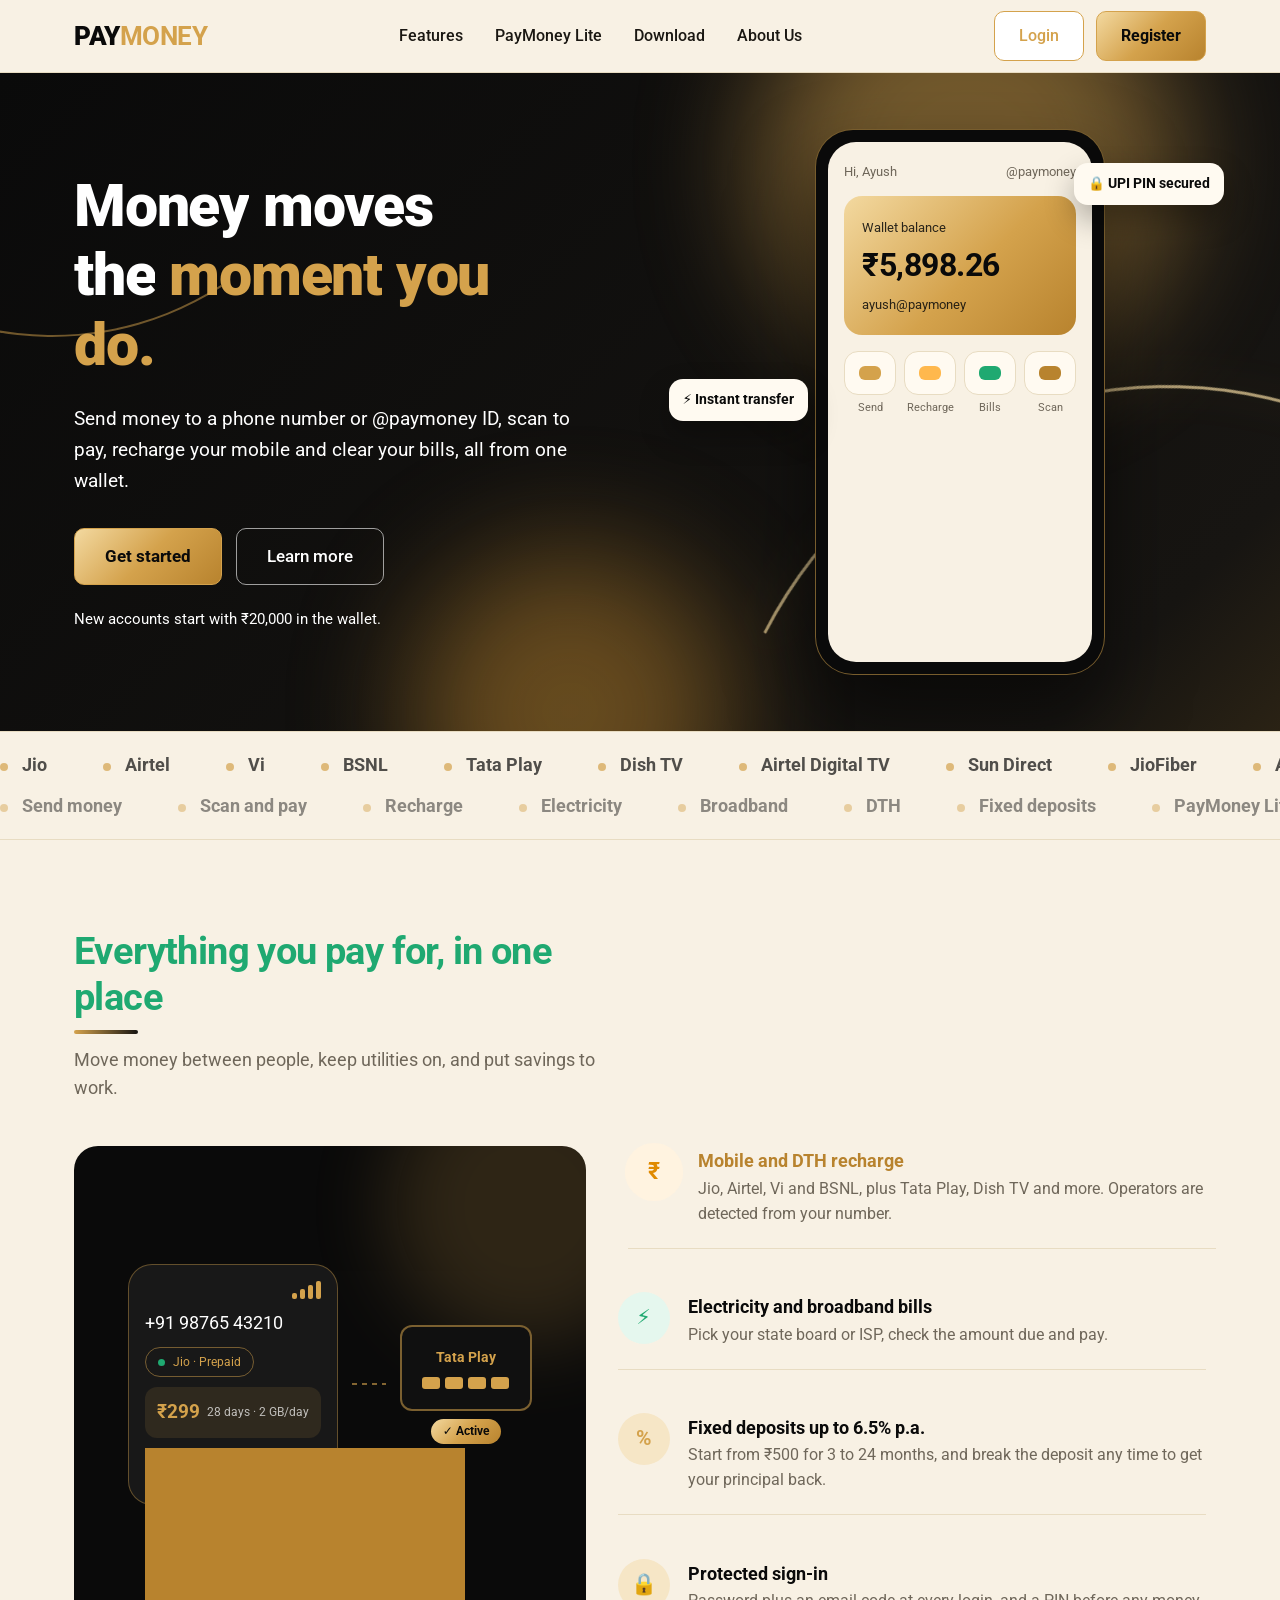
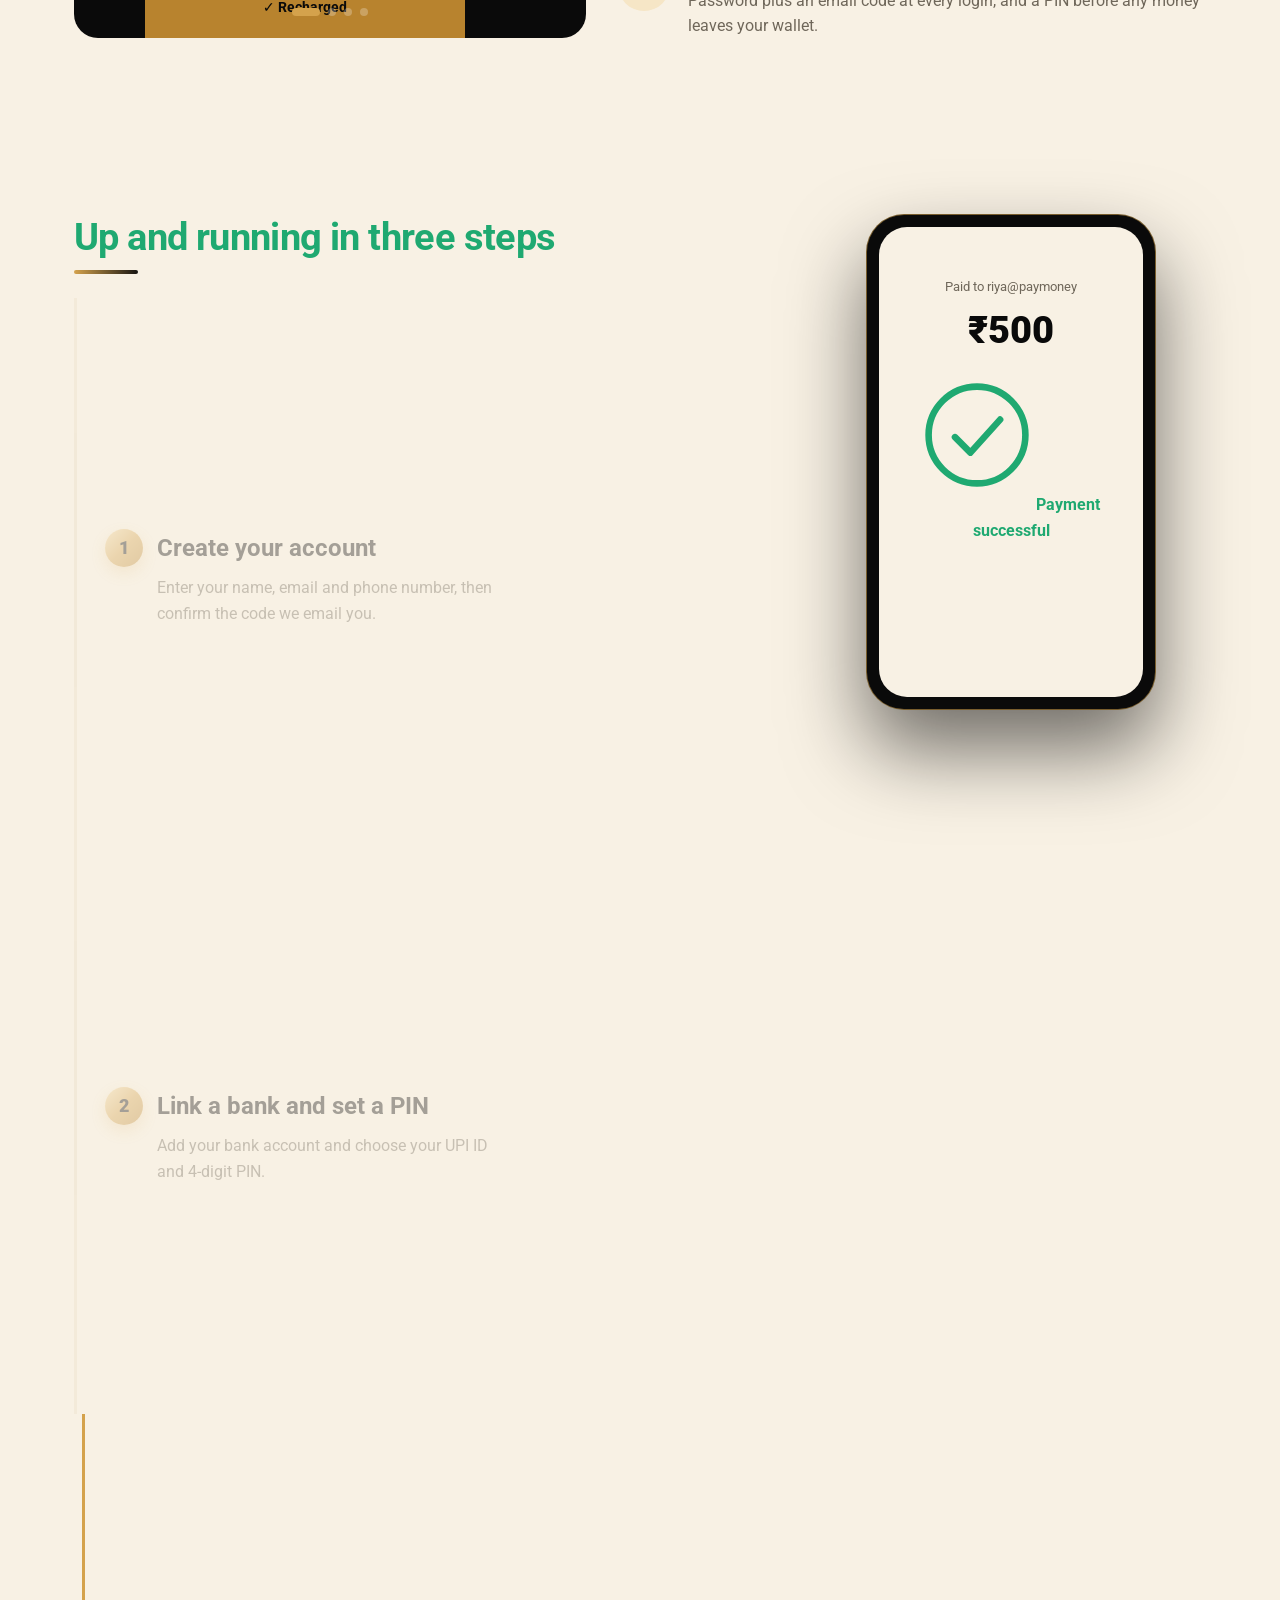
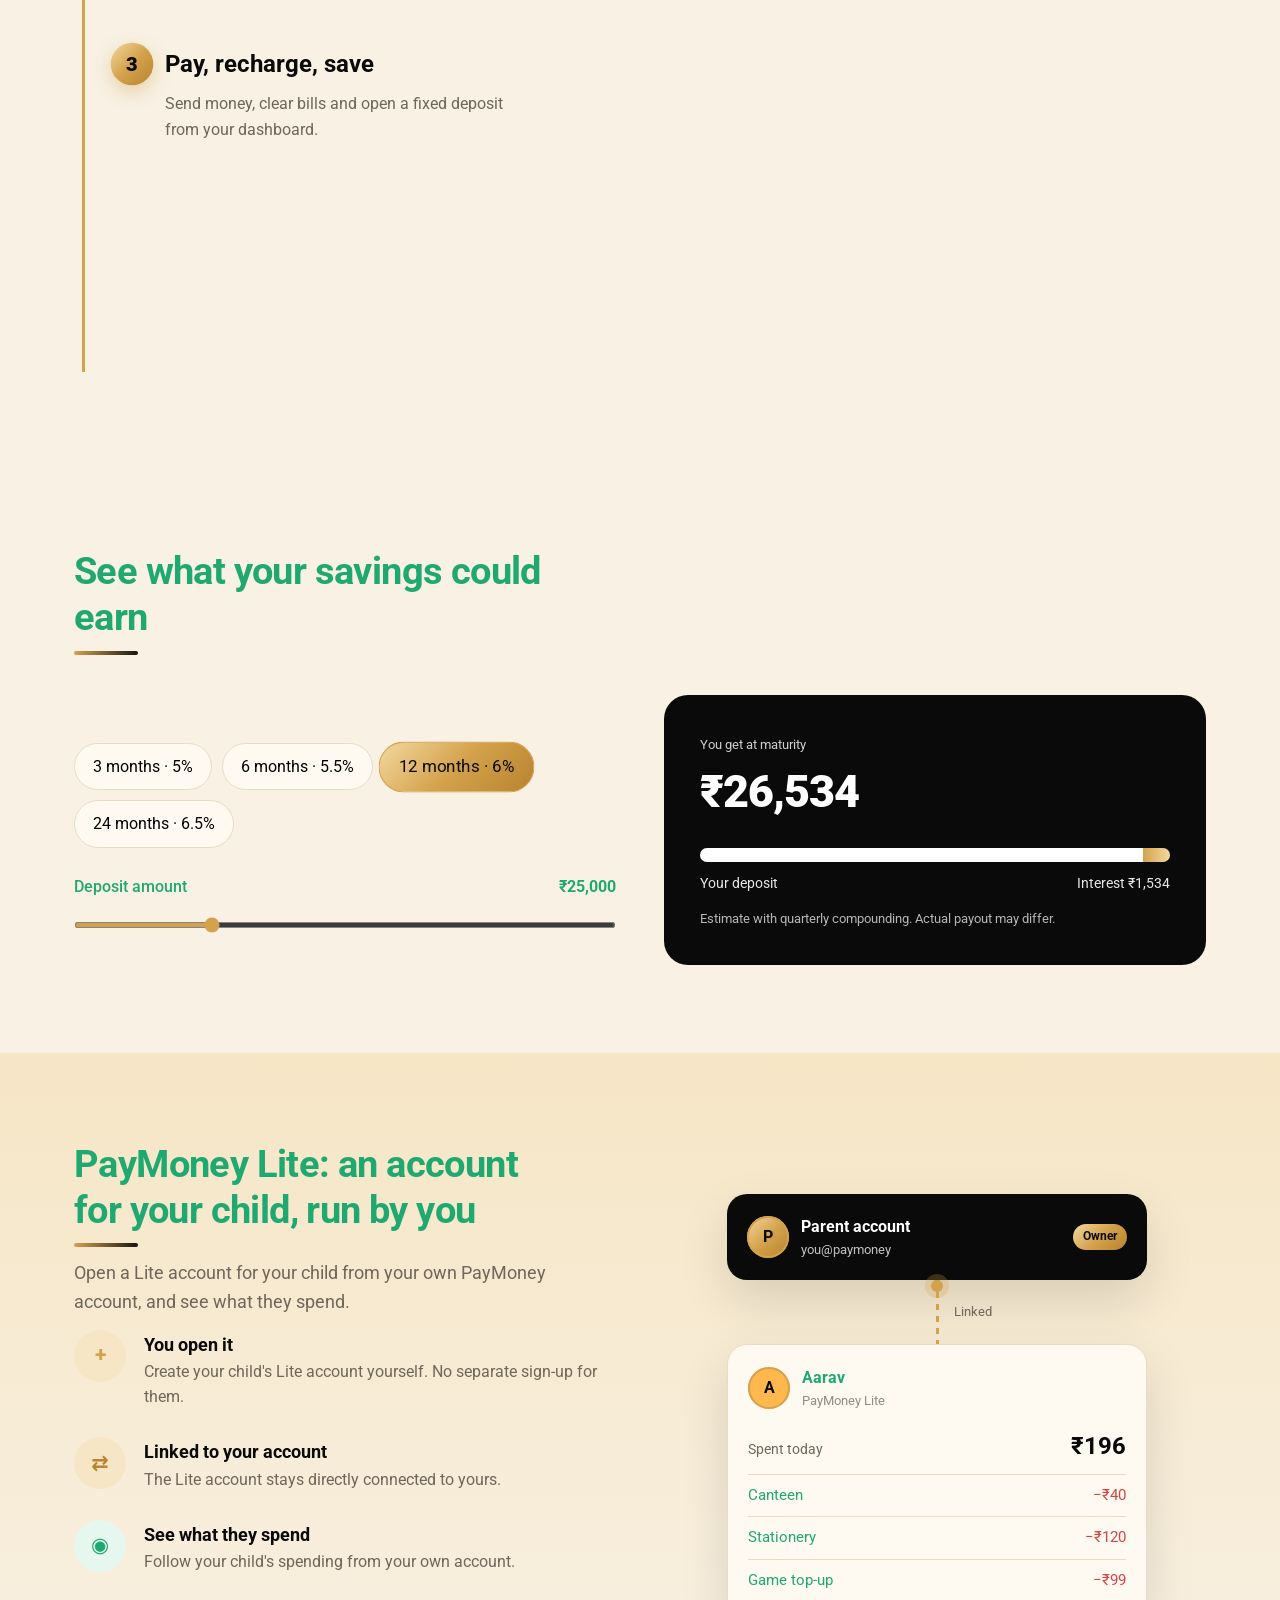
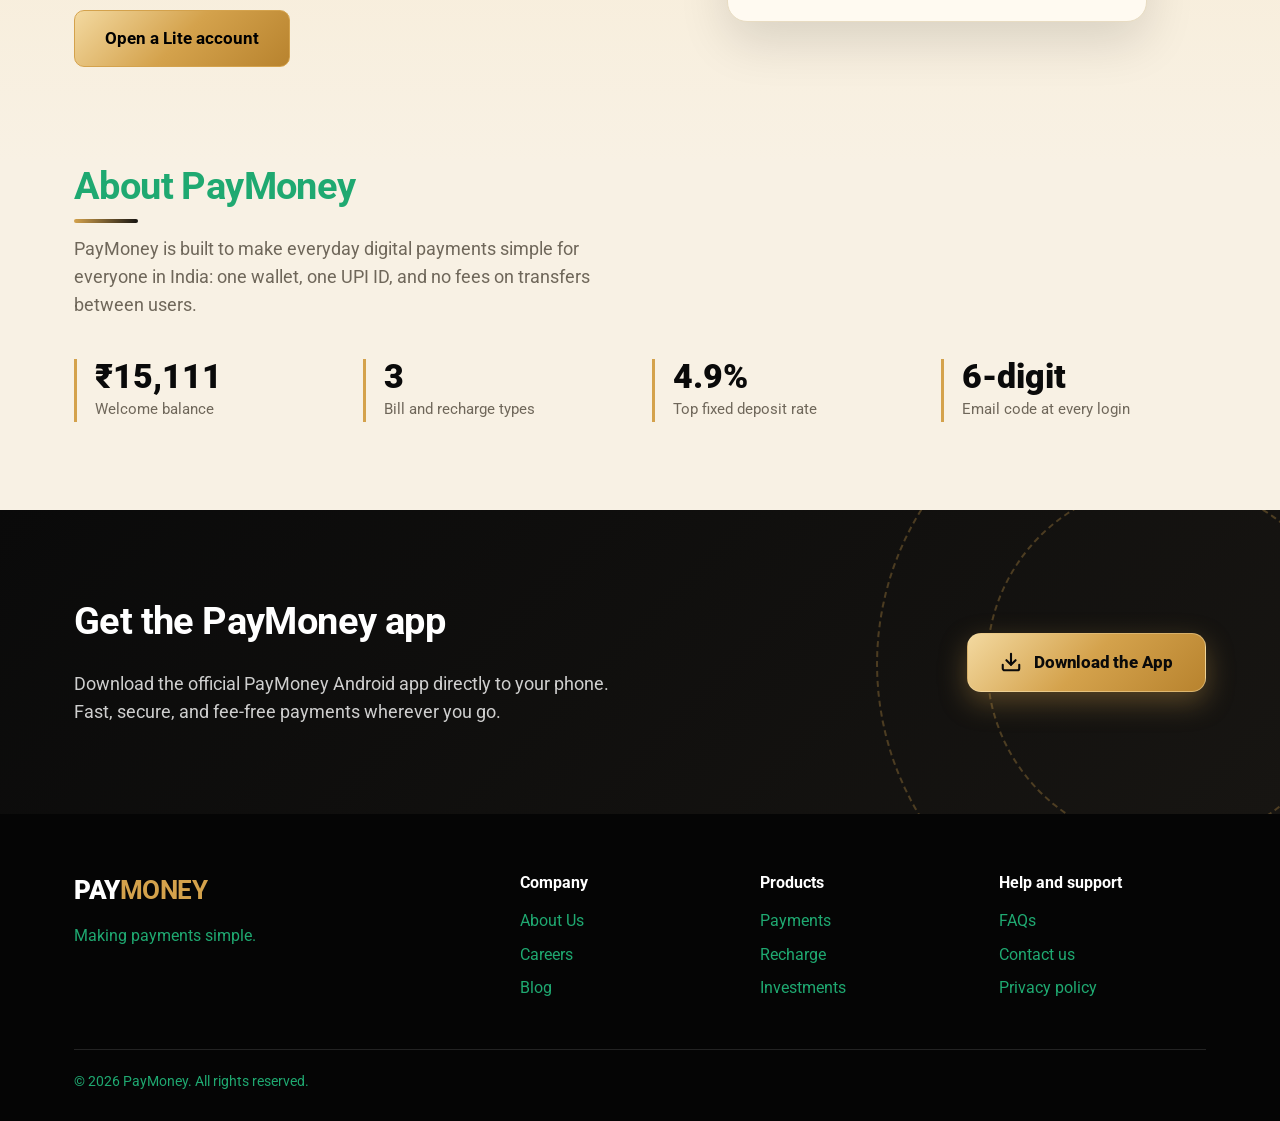
<file: index.html>
<!DOCTYPE html>
<html lang="en">
<head>
<meta charset="UTF-8">
<meta name="viewport" content="width=device-width, initial-scale=1">
<title>PayMoney – Send money, pay bills, recharge</title>
<script>
  const signedInUserId = localStorage.getItem('paymoney_user_id');
  if (signedInUserId) {
    const homePage = localStorage.getItem('paymoney_account_type') === 'lite'
      ? 'lite-dashboard.html'
      : 'dashboard.html';
    window.location.replace(homePage);
  }
</script>
<link rel="preconnect" href="https://fonts.googleapis.com">
<link href="https://fonts.googleapis.com/css2?family=Roboto:wght@400;500;700;900&display=swap" rel="stylesheet">
<style>
:root{--navy:#0a0a0a;--deep:#171512;--sky:#d4a24c;--sky-soft:#f6e6c6;--ink:#1a1712;--muted:#6f675a;--line:#e8dcc2;--bg:#f8f1e4;--ok:#1fa971;--ease:cubic-bezier(.2,.8,.2,1)}
*{box-sizing:border-box;margin:0;padding:0}
html{scroll-behavior:smooth;scroll-padding-top:80px}
body{font-family:Roboto,system-ui,sans-serif;color:var(--ink);background:#f8f1e4;line-height:1.6;overflow-x:hidden}
a{color:inherit;text-decoration:none}
:focus-visible{outline:3px solid var(--sky);outline-offset:3px;border-radius:6px}
.wrap{max-width:1180px;margin:0 auto;padding:0 24px}
#bar{position:fixed;top:0;left:0;right:0;height:3px;background:linear-gradient(90deg,var(--sky),var(--deep));transform:scaleX(0);transform-origin:0;z-index:50}

header{position:sticky;top:0;z-index:20;background:rgba(248,241,228,.94);backdrop-filter:blur(8px);border-bottom:1px solid var(--line);transition:box-shadow .3s}
header.scrolled{box-shadow:0 6px 24px rgba(10,10,10,.1)}
.nav{display:flex;align-items:center;justify-content:space-between;height:72px}
.brand{display:flex;align-items:center;gap:10px;font-weight:900;font-size:1.6rem;letter-spacing:-.5px;color:var(--navy)}
.brand b{color:var(--sky)}
nav ul{display:flex;gap:32px;list-style:none;font-weight:500}
nav ul a{position:relative;padding:4px 0}
nav ul a::after{content:"";position:absolute;left:0;bottom:-2px;height:2px;width:100%;background:var(--sky);transform:scaleX(0);transform-origin:right;transition:transform .35s var(--ease)}
nav ul a:hover::after{transform:scaleX(1);transform-origin:left}
.actions{display:flex;gap:12px}
.btn{position:relative;overflow:hidden;display:inline-block;padding:11px 24px;border-radius:10px;font-weight:500;border:1.5px solid var(--sky);transition:transform .25s var(--ease),background .2s,box-shadow .25s}
.btn:hover{transform:translateY(-3px);box-shadow:0 10px 22px rgba(212,162,76,.35)}
.btn:active{transform:scale(.97)}
.btn::after{content:"";position:absolute;top:0;left:-70%;width:40%;height:100%;background:rgba(255,255,255,.4);transform:skewX(-20deg);transition:left .6s}
.btn:hover::after{left:130%}
.btn-fill{background:linear-gradient(135deg,#f3d9a0,var(--sky) 50%,#b8832e);color:var(--navy);font-weight:700}
.btn-line{color:var(--sky);background:#fff}
.btn-lg{padding:14px 30px;font-size:1.05rem}

/* intro */
#intro{display:none;position:fixed;inset:0;z-index:100;pointer-events:none}
.intro #intro{display:block}
html.intro{overflow:hidden}
.bgc{position:absolute;inset:0;background:radial-gradient(circle at 50% 45%,var(--deep),var(--navy) 70%)}
.il{position:fixed;left:0;top:0;transform-origin:0 0;color:#fff;opacity:0;will-change:transform}
.pulse{position:absolute;left:50%;top:50%;width:140px;height:140px;margin:-70px 0 0 -70px;border-radius:50%;border:2px solid var(--sky);opacity:0;animation:pulse2 1.3s .45s ease-out}
@keyframes pulse2{0%{opacity:.8;transform:scale(.6)}100%{opacity:0;transform:scale(4.5)}}
.intro .nav .brand{visibility:hidden}
.intro .nav nav,.intro .actions{opacity:0}
.intro.flying .nav nav,.intro.flying .actions{opacity:1}
.nav nav,.actions{transition:opacity .7s}
.js:not(.ready) .w>span,.js:not(.ready) .fadeup{animation-play-state:paused}

/* hero */
.hero{position:relative;background:linear-gradient(135deg,var(--navy),var(--deep) 55%,#8a6420);background-size:160% 160%;animation:drift 14s ease-in-out infinite alternate;color:#fff;overflow:hidden}
@keyframes drift{to{background-position:100% 100%}}
.blob{position:absolute;border-radius:50%;filter:blur(60px);opacity:.5;pointer-events:none}
.b1{width:420px;height:420px;background:var(--sky);top:-120px;right:8%;animation:fl1 11s ease-in-out infinite alternate}
.b2{width:320px;height:320px;background:#b8832e;bottom:-140px;left:32%;animation:fl2 13s ease-in-out infinite alternate}
@keyframes fl1{to{transform:translate(-90px,80px) scale(1.15)}}
@keyframes fl2{to{transform:translate(110px,-60px) scale(.9)}}
.hero .wrap{position:relative;display:grid;grid-template-columns:1.1fr .9fr;gap:40px;align-items:center;min-height:640px;padding-top:56px;padding-bottom:56px}
.hero h1{font-size:clamp(2.3rem,5vw,3.7rem);line-height:1.1;font-weight:900;letter-spacing:-1.2px;max-width:13ch}
.w{display:inline-block;overflow:hidden;vertical-align:top;padding-bottom:.08em}
.w>span{display:inline-block;transform:translateY(115%);animation:rise .9s calc(var(--i)*.09s + .15s) var(--ease) forwards}
@keyframes rise{to{transform:none}}
.hero p{font-size:1.2rem;opacity:.92;margin:22px 0 32px;max-width:46ch}
.hero .cta{display:flex;gap:14px;flex-wrap:wrap}
.hero .btn-line{background:transparent;color:#fff;border-color:rgba(255,255,255,.6)}
.hero .note{font-size:.95rem;opacity:.8;margin:22px 0 0}
.fadeup{opacity:0;transform:translateY(18px);animation:fu .8s calc(.7s + var(--d,0s)) var(--ease) forwards}
@keyframes fu{to{opacity:1;transform:none}}

.stage{position:relative;display:flex;justify-content:center;perspective:1000px}
.float{animation:bob 5s ease-in-out infinite alternate}
@keyframes bob{to{transform:translateY(-14px)}}
.phone{width:290px;border:1.5px solid rgba(212,162,76,.55);background:#0a0a0a;border-radius:38px;padding:12px;box-shadow:0 40px 80px rgba(0,0,0,.55);transition:transform .2s ease-out;transform-style:preserve-3d}
.screen{background:var(--bg);border-radius:28px;padding:20px 16px 18px;color:var(--ink);min-height:520px;overflow:hidden}
.top{display:flex;justify-content:space-between;font-size:.8rem;color:var(--muted);margin-bottom:14px}
.bal{background:linear-gradient(135deg,#f3d9a0,var(--sky) 55%,#b8832e);color:var(--navy);border-radius:18px;padding:18px;position:relative;overflow:hidden}
.bal::after{content:"";position:absolute;top:0;left:-60%;width:40%;height:100%;background:rgba(255,255,255,.25);transform:skewX(-20deg);animation:sheen 4.5s 1.5s infinite}
@keyframes sheen{to{left:140%}}
.bal small{opacity:.85}.bal span{font-size:.8rem;opacity:.85}
.bal strong{display:block;font-size:2rem;font-weight:700;letter-spacing:-.5px;font-variant-numeric:tabular-nums}
.quick{display:grid;grid-template-columns:repeat(4,1fr);gap:8px;margin:16px 0}
.quick div{text-align:center;font-size:.68rem;color:var(--muted)}
.quick i{display:block;height:44px;border-radius:14px;background:#fffaf1;border:1px solid var(--line);margin-bottom:4px;position:relative}
.quick i::after{content:"";position:absolute;inset:14px;border-radius:6px;background:var(--sky)}
.quick div:nth-child(2) i::after{background:#ffb84d}.quick div:nth-child(3) i::after{background:var(--ok)}.quick div:nth-child(4) i::after{background:#b8832e}
.quick div{animation:pulse 3.6s infinite}.quick div:nth-child(2){animation-delay:.3s}.quick div:nth-child(3){animation-delay:.6s}.quick div:nth-child(4){animation-delay:.9s}
@keyframes pulse{0%,70%,100%{transform:none}80%{transform:translateY(-5px)}}
#feed{height:150px;overflow:hidden}
.tx{background:#fffaf1;border:1px solid var(--line);border-radius:14px;padding:10px 12px;display:flex;justify-content:space-between;font-size:.82rem;margin-bottom:8px;animation:slidein .5s var(--ease)}
@keyframes slidein{from{opacity:0;transform:translateY(-24px)}}
.tx em{font-style:normal;font-weight:700}.out{color:#d64545}.in{color:var(--ok)}
.sent{position:absolute;left:-10px;bottom:56px;background:#fffaf1;color:var(--ink);border-radius:16px;padding:14px 18px;box-shadow:0 18px 40px rgba(0,0,0,.35);display:flex;gap:12px;align-items:center;opacity:0;pointer-events:none}
.sent.show{animation:pop 2.4s var(--ease)}
@keyframes pop{0%{opacity:0;transform:translateY(16px) scale(.9)}12%,80%{opacity:1;transform:none}100%{opacity:0;transform:translateY(-10px)}}
.tick{width:34px;height:34px;border-radius:50%;background:var(--ok);color:#fff;display:grid;place-items:center;font-weight:700}
.sent b{display:block;font-size:.95rem}.sent span{font-size:.8rem;color:var(--muted)}

/* sections */
section{padding:88px 0}
h2{font-size:clamp(1.7rem,3vw,2.4rem);line-height:1.2;letter-spacing:-.6px;font-weight:700;color:var(--navy);max-width:22ch}
.lead{color:var(--muted);font-size:1.1rem;max-width:56ch;margin-top:12px}
.js .rv{opacity:0;transform:translateY(30px);transition:opacity .8s var(--ease),transform .8s var(--ease);transition-delay:calc(var(--i,0)*100ms)}
.js .rv.in{opacity:1;transform:none}

/* marquee */
.mq{background:var(--bg);border-block:1px solid var(--line);padding:18px 0;overflow:hidden}
.track{display:flex;gap:56px;width:max-content;animation:mq 30s linear infinite;font-weight:700;font-size:1.15rem;color:var(--navy);opacity:.7}
.mq:hover .track{animation-play-state:paused}
.track span::before{content:"";display:inline-block;width:8px;height:8px;border-radius:50%;background:var(--sky);margin-right:14px}
@keyframes mq{to{transform:translateX(-50%)}}

.feat{display:grid;grid-template-columns:1fr 1.15fr;gap:32px;margin-top:44px}
.big{background:var(--navy);color:#fff;border-radius:24px;padding:40px;position:relative;overflow:hidden}
.big::before{content:"";position:absolute;width:280px;height:280px;border-radius:50%;background:var(--sky);opacity:.18;filter:blur(40px);right:-80px;top:-80px;animation:fl1 9s ease-in-out infinite alternate}
.big h3{font-size:1.6rem;line-height:1.25;margin-bottom:12px}
.big p{opacity:.85;margin-bottom:24px}
.chip{display:inline-block;background:rgba(255,255,255,.12);border-radius:999px;padding:6px 14px;font-size:.9rem;margin:0 6px 8px 0;transition:background .2s,transform .3s var(--ease)}
.chip:hover{color:var(--navy);background:var(--sky);transform:translateY(-3px)}
.list{display:flex;flex-direction:column;justify-content:space-between}
.row{display:flex;gap:18px;padding:22px 0;border-bottom:1px solid var(--line);transition:transform .35s var(--ease)}
.row:hover{transform:translateX(10px)}
.row:first-child{padding-top:0}.row:last-child{border:0;padding-bottom:0}
.ico{flex:none;width:52px;height:52px;border-radius:50%;display:grid;place-items:center;font-size:1.3rem;font-weight:700;transition:transform .5s var(--ease)}
.row:hover .ico{transform:rotate(360deg) scale(1.1)}
.row h3{font-size:1.15rem;color:var(--navy)}.row p{color:var(--muted);font-size:.98rem}

/* sticky steps */
.how{background:var(--bg)}
.how-grid{display:grid;grid-template-columns:1fr 340px;gap:64px;align-items:start}
.stp{min-height:62vh;display:flex;flex-direction:column;justify-content:center;opacity:.35;transition:opacity .5s,transform .5s var(--ease);border-left:3px solid var(--line);padding-left:28px}
.stp.on{opacity:1;transform:translateX(8px);border-color:var(--sky)}
.stp h3{font-size:1.5rem;color:var(--navy);margin-bottom:8px}.stp p{color:var(--muted);max-width:40ch}
.stp:first-of-type{margin-top:24px}
.sticky{position:sticky;top:110px}
.sticky .screen{position:relative;min-height:470px}
.scr{position:absolute;inset:20px 16px;opacity:0;transform:scale(.96);transition:opacity .5s,transform .5s var(--ease);pointer-events:none}
.scr.on{opacity:1;transform:none}
.scr h4{color:var(--navy);margin-bottom:16px;font-size:1.1rem}
.fld{height:42px;background:#fffaf1;border:1px solid var(--line);border-radius:10px;margin-bottom:10px;padding:14px 12px}
.fld i{display:block;height:8px;border-radius:4px;background:var(--sky);width:0}
.scr.on .fld i{animation:type 1.1s calc(var(--k)*.5s + .3s) var(--ease) forwards}
@keyframes type{to{width:var(--w)}}
.otp{display:flex;gap:6px;margin-top:18px}
.otp b{flex:1;height:44px;border-radius:10px;background:#fffaf1;border:1.5px solid var(--sky);display:grid;place-items:center;color:var(--navy);opacity:0}
.scr.on .otp b{animation:pop2 .4s calc(var(--k)*.15s + 1.8s) var(--ease) forwards}
@keyframes pop2{from{opacity:0;transform:scale(.4)}to{opacity:1;transform:none}}
.bank{background:#fffaf1;border:1px solid var(--line);border-radius:14px;padding:12px;display:flex;gap:10px;align-items:center;font-size:.85rem;transform:translateX(120%)}
.scr.on .bank{animation:sl .6s .2s var(--ease) forwards}
@keyframes sl{to{transform:none}}
.bank i{width:34px;height:34px;border-radius:10px;background:var(--deep)}
.dots{display:flex;gap:14px;justify-content:center;margin:34px 0 10px}
.dots i{width:18px;height:18px;border-radius:50%;border:2px solid var(--sky)}
.scr.on .dots i{animation:fill .3s calc(var(--k)*.4s + 1s) forwards}
@keyframes fill{to{background:var(--sky);transform:scale(1.2)}}
.pay{text-align:center;padding-top:26px}
.pay .amt{font-size:2.4rem;font-weight:900;color:var(--navy)}
.ring{width:110px;height:110px;margin:20px auto}
.ring circle,.ring path{fill:none;stroke:var(--ok);stroke-width:6;stroke-linecap:round;stroke-linejoin:round;stroke-dasharray:1;stroke-dashoffset:1}
.scr.on .ring circle{animation:draw .8s .3s forwards}
.scr.on .ring path{animation:draw .5s 1s forwards}
@keyframes draw{to{stroke-dashoffset:0}}

/* fd calculator */
.calc{display:grid;grid-template-columns:1fr 1fr;gap:48px;align-items:center;margin-top:40px}
.plans{display:flex;gap:10px;flex-wrap:wrap;margin:18px 0 26px}
.plans button{font:inherit;padding:10px 18px;border-radius:999px;border:1.5px solid var(--line);background:#fffaf1;cursor:pointer;transition:all .25s var(--ease)}
.plans button:hover{border-color:var(--sky)}
.plans button.on{background:linear-gradient(135deg,#f3d9a0,var(--sky) 50%,#b8832e);border-color:var(--sky);color:var(--navy);transform:scale(1.06)}
input[type=range]{width:100%;accent-color:var(--sky);height:6px}
.amt-l{display:flex;justify-content:space-between;font-weight:500;margin-bottom:10px}
.result{background:var(--navy);color:#fff;border-radius:24px;padding:36px}
.result small{opacity:.8}
.result strong{display:block;font-size:2.8rem;font-weight:900;letter-spacing:-1px;font-variant-numeric:tabular-nums}
.split{display:flex;height:14px;border-radius:7px;overflow:hidden;background:rgba(255,255,255,.15);margin:20px 0 10px}
.split i{display:block;transition:width .7s var(--ease)}
.split .p{background:#fff}.split .g{background:var(--sky)}
.legend{display:flex;justify-content:space-between;font-size:.9rem;opacity:.9}

/* lite */
.lite{background:linear-gradient(180deg,var(--sky-soft),#f8f1e4)}
.lite-grid{display:grid;grid-template-columns:1fr 1fr;gap:56px;align-items:center}
.lite .row{border:0;padding:14px 0}
.lite .btn{margin-top:22px}
.lk{max-width:420px;width:100%;margin:0 auto}
.acc{background:#fffaf1;border:1px solid var(--line);border-radius:20px;padding:20px;box-shadow:0 20px 50px rgba(10,10,10,.12)}
.acc.par{background:var(--navy);color:#fff;border:0}
.who{display:flex;align-items:center;gap:12px}
.who small{display:block;opacity:.75;font-size:.8rem}
.av{width:42px;height:42px;border-radius:50%;background:linear-gradient(135deg,#f3d9a0,var(--sky) 50%,#b8832e);color:var(--navy);display:grid;place-items:center;font-weight:700}
.pill{margin-left:auto;font-size:.75rem;font-weight:700;background:linear-gradient(135deg,#f3d9a0,var(--sky) 50%,#b8832e);color:var(--navy);border-radius:999px;padding:3px 10px}
.link{height:64px;width:3px;margin:0 auto;background:repeating-linear-gradient(var(--sky) 0 6px,transparent 6px 12px);position:relative}
.link::after{content:"";position:absolute;left:50%;top:0;width:12px;height:12px;margin-left:-6px;border-radius:50%;background:var(--sky);box-shadow:0 0 0 6px rgba(212,162,76,.25);animation:trav 1.8s ease-in-out infinite alternate}
@keyframes trav{to{top:calc(100% - 12px)}}
.link span{position:absolute;left:18px;top:50%;transform:translateY(-50%);font-size:.8rem;color:var(--muted);white-space:nowrap}
.spent{display:flex;justify-content:space-between;align-items:baseline;margin:16px 0 8px;color:var(--muted);font-size:.9rem}
.spent strong{font-size:1.5rem;color:var(--navy);font-variant-numeric:tabular-nums}
.acc ul{list-style:none}
.acc li{display:flex;justify-content:space-between;padding:9px 0;border-top:1px solid var(--line);font-size:.92rem}
.lite-vis.in li{animation:slidein .5s calc(var(--k)*.25s + .6s) var(--ease) backwards}
.facts{display:grid;grid-template-columns:repeat(4,1fr);gap:24px;margin-top:40px}
.facts div{border-left:3px solid var(--sky);padding-left:18px}
.facts strong{display:block;font-size:2.1rem;line-height:1.1;color:var(--navy);font-weight:900}
.facts span{color:var(--muted);font-size:.95rem}

.dl{background:linear-gradient(135deg,var(--navy),var(--deep));color:#fff}
.dl .wrap{display:flex;justify-content:space-between;align-items:center;gap:32px;flex-wrap:wrap}
.dl h2{color:#fff}.dl .lead{color:rgba(255,255,255,.8)}
.soon{display:inline-block;background:var(--sky);color:var(--navy);font-size:.8rem;font-weight:700;padding:3px 12px;border-radius:999px;vertical-align:middle;margin-left:10px;animation:glow 2s infinite}
@keyframes glow{0%{box-shadow:0 0 0 0 rgba(212,162,76,.7)}100%{box-shadow:0 0 0 14px rgba(212,162,76,0)}}
.app-dl-wrap{display:flex;align-items:center;position:relative;z-index:10}
.app-download-btn{display:inline-flex;align-items:center;gap:12px;background:linear-gradient(135deg,#f3d9a0,var(--sky) 50%,#b8832e);color:#0a0a0a;font-weight:800;font-size:1.05rem;padding:15px 32px;border-radius:14px;border:1.5px solid rgba(243,217,160,.5);box-shadow:0 10px 28px rgba(212,162,76,.35);text-decoration:none;position:relative;z-index:10;pointer-events:auto;overflow:hidden;cursor:pointer;letter-spacing:-.2px;transition:transform .25s var(--ease),box-shadow .25s var(--ease),filter .2s var(--ease)}
.app-download-btn:hover{transform:translateY(-4px);box-shadow:0 16px 36px rgba(212,162,76,.55);filter:brightness(1.05);color:#000}
.app-download-btn:active{transform:scale(.97)}
.app-download-btn::after{content:"";position:absolute;top:0;left:-70%;width:40%;height:100%;background:rgba(255,255,255,.45);transform:skewX(-20deg);transition:left .65s ease;pointer-events:none}
.app-download-btn:hover::after{left:130%}
.app-download-btn .dl-icon{width:22px;height:22px;flex-shrink:0;transition:transform .25s var(--ease)}
.app-download-btn:hover .dl-icon{transform:translateY(3px)}
@media(max-width:640px){.app-dl-wrap{width:100%}.app-download-btn{width:100%;justify-content:center;padding:16px 24px;font-size:1.02rem}}

footer{background:#050505;color:#d9d2c2;padding:56px 0 28px}
.fgrid{display:grid;grid-template-columns:2fr 1fr 1fr 1fr;gap:32px}
footer .brand{color:#fff}footer h4{color:#fff;margin-bottom:12px}
footer li{list-style:none;margin-bottom:8px}footer li a{transition:color .2s,padding .3s}footer li a:hover{color:var(--sky);padding-left:6px}
.copy{margin-top:40px;padding-top:20px;border-top:1px solid rgba(255,255,255,.12);font-size:.9rem}

/* extra motion */
.hero .wrap{z-index:2}
.spot,.coin,.blob{z-index:1}
.blob{translate:0 var(--bp,0px)}
.stage{translate:0 var(--py,0px)}
.spot{position:absolute;inset:0;pointer-events:none;background:radial-gradient(420px circle at var(--mx,70%) var(--my,40%),rgba(255,255,255,.15),transparent 60%);opacity:0;transition:opacity .4s}
.hero:hover .spot{opacity:1}
.coin{position:absolute;bottom:-50px;color:rgba(255,255,255,.22);font-weight:900;pointer-events:none;animation:rise2 linear infinite}
@keyframes rise2{0%{opacity:0}10%{opacity:1}100%{transform:translateY(-820px) rotate(360deg);opacity:0}}
.fchip{position:absolute;background:#fffaf1;color:var(--navy);border-radius:14px;padding:10px 14px;font-weight:700;font-size:.85rem;box-shadow:0 14px 30px rgba(0,0,0,.3);animation:bob 4s ease-in-out infinite alternate}
.fc1{top:34px;right:-18px}
.fc2{top:250px;left:-46px;animation-duration:5.2s;animation-delay:-2s}
h2{position:relative;padding-bottom:14px}
h2::after{content:"";position:absolute;left:0;bottom:0;height:4px;width:64px;border-radius:2px;background:linear-gradient(90deg,var(--sky),var(--deep));transform:scaleX(0);transform-origin:left;transition:transform .9s .4s var(--ease)}
h2.in::after{transform:scaleX(1)}
.dl h2::after{background:var(--sky)}
.track.rev{animation-direction:reverse;animation-duration:38s;margin-top:12px;opacity:.45}
.big::after,.result::after{content:"";position:absolute;inset:0;background:radial-gradient(300px circle at var(--mx,50%) var(--my,50%),rgba(255,255,255,.15),transparent 60%);opacity:0;transition:opacity .3s;pointer-events:none}
.big:hover::after,.result:hover::after{opacity:1}
.result{position:relative;overflow:hidden}
.result.bump{animation:bump .45s var(--ease)}
@keyframes bump{40%{transform:scale(1.025);box-shadow:0 0 0 7px rgba(212,162,76,.25)}}
.split .g{background:linear-gradient(90deg,var(--sky),#f3d9a0,var(--sky));background-size:200% 100%;animation:shim 2s linear infinite}
@keyframes shim{to{background-position:-200% 0}}
[data-tilt]{transition:transform .25s ease-out}
.btn-lg{transition:transform .25s var(--ease),translate .25s var(--ease),background .2s,box-shadow .25s}
.conf{position:absolute;left:50%;top:40%;width:8px;height:12px;border-radius:2px;pointer-events:none;animation:conf 1.2s var(--ease) forwards}
@keyframes conf{to{transform:translate(var(--dx),var(--dy)) rotate(var(--r));opacity:0}}
.acc .av{position:relative}
.acc .av::after{content:"";position:absolute;inset:0;border-radius:50%;border:2px solid var(--sky);animation:ping 2s infinite}
@keyframes ping{to{transform:scale(1.9);opacity:0}}
.link::before{content:"";position:absolute;left:50%;top:0;width:8px;height:8px;margin-left:-4px;border-radius:50%;background:var(--ok);animation:trav 1.8s -.9s ease-in-out infinite alternate}
.dl{position:relative;overflow:hidden}
.dl .wrap{position:relative;z-index:2}
.dl::before,.dl::after{content:"";position:absolute;border-radius:50%;border:2px dashed rgba(212,162,76,.3);width:360px;height:360px;right:-70px;top:50%;margin-top:-180px;animation:spinr 14s linear infinite;pointer-events:none;z-index:1}
.dl::after{width:580px;height:580px;margin-top:-290px;right:-180px;animation-duration:22s;animation-direction:reverse}

/* numbered steps + lite button */
.stp h3{display:flex;align-items:center;gap:14px}
.sn{flex:none;width:38px;height:38px;border-radius:50%;display:grid;place-items:center;font-size:1.1rem;font-weight:900;color:#0a0a0a;background:linear-gradient(135deg,#f3d9a0,var(--sky) 50%,#b8832e);box-shadow:0 6px 16px rgba(212,162,76,.4);transition:transform .5s var(--ease)}
.stp.on .sn{transform:scale(1.12)}
.stp p{margin-left:52px}
.lite .btn.btn-fill{color:#000}
/* feature box scenes */
.big{display:flex;flex-direction:column;padding:28px 32px 22px}
.big>*{position:relative;z-index:1}
.stg{position:relative;flex:1;min-height:420px}
.sc{position:absolute;inset:0;display:flex;align-items:center;justify-content:center;opacity:0;transition:opacity .5s;pointer-events:none}
.sc.on{opacity:1}
.nav2{display:flex;justify-content:center;gap:8px;padding-top:14px}
.nav2 button{width:8px;height:8px;padding:0;border:0;border-radius:99px;background:rgba(255,255,255,.25);cursor:pointer;transition:width .35s var(--ease),background .3s}
.nav2 button.on{width:28px;background:var(--sky)}
.list .row.act{transform:translateX(10px)}
.list .row.act .ico{transform:scale(1.12)}
.list .row.act h3{color:#b8832e}
@keyframes bxpop{from{opacity:0;transform:scale(.6)}}
@keyframes bxrise{from{opacity:0;transform:translateY(16px)}}
@keyframes bxtype{from{width:0}}
/* 1 recharge */
.rch{display:flex;align-items:center;gap:14px}
.ph{width:210px;display:grid;gap:10px;padding:16px;border-radius:24px;background:rgba(255,255,255,.06);border:1px solid rgba(212,162,76,.4)}
.ph-sig{display:flex;gap:3px;align-items:flex-end;height:18px;justify-self:end}
.ph-sig i{width:5px;border-radius:2px;background:var(--sky);transform-origin:bottom}
.ph-sig i:nth-child(1){height:6px}.ph-sig i:nth-child(2){height:10px}.ph-sig i:nth-child(3){height:14px}.ph-sig i:nth-child(4){height:18px}
.ph-num{font-size:1.1rem;color:#fff;white-space:nowrap}
.num{display:inline-block;overflow:hidden;vertical-align:bottom;width:11ch}
.ph-op{display:inline-flex;align-items:center;gap:8px;justify-self:start;font-size:.78rem;padding:4px 12px;border-radius:99px;border:1px solid rgba(212,162,76,.5);color:var(--sky)}
.ph-op i{width:7px;height:7px;border-radius:50%;background:var(--ok)}
.ph-plan{display:flex;justify-content:space-between;align-items:center;padding:10px 12px;border-radius:12px;background:rgba(212,162,76,.12);font-size:.75rem;color:rgba(255,255,255,.7)}
.ph-plan b{font-size:1.2rem;color:var(--sky)}
.ph-btn{position:relative;height:40px;border-radius:12px;background:linear-gradient(135deg,#f3d9a0,var(--sky) 50%,#b8832e);color:#0a0a0a;font-weight:700;font-size:.9rem}
.ph-btn span{position:absolute;inset:0;display:grid;place-items:center}
.ph-btn .b1{opacity:0}
.beam{position:relative;width:34px;height:2px;background:repeating-linear-gradient(90deg,rgba(212,162,76,.6) 0 5px,transparent 5px 10px)}
.beam i{position:absolute;left:0;top:-4px;width:10px;height:10px;border-radius:50%;background:var(--sky);box-shadow:0 0 10px var(--sky);opacity:0}
.tv{width:132px;display:grid;justify-items:center;gap:8px}
.tv-scr{width:100%;height:86px;border-radius:12px;border:2px solid rgba(212,162,76,.55);background:#101010;display:grid;align-content:center;justify-items:center;gap:8px}
.tv-scr b{font-size:.85rem;color:var(--sky)}
.chs{display:flex;gap:5px}.chs i{width:18px;height:12px;border-radius:3px;background:var(--sky)}
.tv-ok{font-size:.75rem;font-weight:700;color:#0a0a0a;background:linear-gradient(135deg,#f3d9a0,var(--sky) 50%,#b8832e);border-radius:99px;padding:3px 12px}
.sc.on .num{animation:bxtype 1.2s .3s steps(11) backwards}
.sc.on .ph-op{animation:bxpop .4s 1.7s backwards}
.sc.on .ph-plan{animation:bxrise .5s 2.1s backwards}
.sc.on .ph-btn{animation:bxpress 5.6s}
@keyframes bxpress{0%,50%{transform:none}54%{transform:scale(.94)}60%,100%{transform:none}}
.sc.on .b1{animation:bxb1 5.6s}.sc.on .b2{animation:bxb2 5.6s}
@keyframes bxb1{0%,54%{opacity:1}58%,100%{opacity:0}}
@keyframes bxb2{0%,54%{opacity:0}58%,100%{opacity:1}}
.sc.on .ph-sig i{animation:bxsig .4s backwards}
.sc.on .ph-sig i:nth-child(1){animation-delay:3.5s}.sc.on .ph-sig i:nth-child(2){animation-delay:3.62s}.sc.on .ph-sig i:nth-child(3){animation-delay:3.74s}.sc.on .ph-sig i:nth-child(4){animation-delay:3.86s}
@keyframes bxsig{from{opacity:.15;transform:scaleY(.3)}}
.sc.on .beam i{animation:bxbeam 1s 3.4s backwards}
@keyframes bxbeam{0%{left:0;opacity:0}10%,90%{opacity:1}100%{left:calc(100% - 10px);opacity:0}}
.sc.on .tv{animation:bxrise .6s .4s backwards}
.sc.on .chs i{animation:bxch .4s backwards}
.sc.on .chs i:nth-child(1){animation-delay:4s}.sc.on .chs i:nth-child(2){animation-delay:4.15s}.sc.on .chs i:nth-child(3){animation-delay:4.3s}.sc.on .chs i:nth-child(4){animation-delay:4.45s}
@keyframes bxch{from{opacity:.15}}
.sc.on .tv-ok{animation:bxpop .4s 4.6s backwards}
/* 2 bills */
.bill{display:grid;justify-items:center;gap:12px;width:100%;max-width:320px}
.ico2{display:flex;gap:36px;margin-bottom:6px}
.bulb .glass{fill:#f3d9a0;filter:drop-shadow(0 0 12px rgba(212,162,76,.9))}
.bulb .base{fill:rgba(255,255,255,.45)}
.bulb .rays{stroke:var(--sky);stroke-width:2.5;stroke-linecap:round;fill:none}
.wifi{fill:var(--sky)}.wifi path{fill:none;stroke:var(--sky);stroke-width:4.5;stroke-linecap:round}
.bl{display:flex;align-items:center;gap:12px;width:100%;padding:12px 16px;border-radius:12px;background:rgba(255,255,255,.06);border:1px solid rgba(212,162,76,.25);font-size:.92rem;color:#fff}
.bl b{color:var(--sky);font-variant-numeric:tabular-nums;margin-left:auto}
.st{position:relative;flex:none;width:60px;height:22px}
.st span{position:absolute;right:0;top:0;font-size:.72rem;font-weight:700;border-radius:99px;padding:2px 10px;white-space:nowrap;font-style:normal}
.st .due{color:#ff9a9a;border:1px solid rgba(255,154,154,.5);opacity:0}
.st .paid{color:#0a0a0a;background:linear-gradient(135deg,#f3d9a0,var(--sky) 50%,#b8832e)}
.sc.on .bulb .glass{animation:bxbulb 5s}
@keyframes bxbulb{0%,28%{fill:rgba(255,255,255,.08);filter:none}34%,100%{fill:#f3d9a0;filter:drop-shadow(0 0 12px rgba(212,162,76,.9))}}
.sc.on .bulb .rays{animation:bxray 5s}
@keyframes bxray{0%,28%{opacity:0}34%,100%{opacity:1}}
.sc.on .wifi path,.sc.on .wifi circle{animation:bxwf 5s}
.sc.on .wifi .w2{animation-delay:.15s}.sc.on .wifi .w3{animation-delay:.3s}
@keyframes bxwf{0%,56%{opacity:.12}62%,100%{opacity:1}}
.sc.on .r1{animation:bxrise .5s .2s backwards}.sc.on .r2{animation:bxrise .5s .4s backwards}
.sc.on .r1 .due{animation:bxd1 5s}.sc.on .r1 .paid{animation:bxp1 5s}
@keyframes bxd1{0%,26%{opacity:1}30%,100%{opacity:0}}
@keyframes bxp1{0%,26%{opacity:0}30%,100%{opacity:1}}
.sc.on .r2 .due{animation:bxd2 5s}.sc.on .r2 .paid{animation:bxp2 5s}
@keyframes bxd2{0%,54%{opacity:1}58%,100%{opacity:0}}
@keyframes bxp2{0%,54%{opacity:0}58%,100%{opacity:1}}
/* 3 fixed deposit */
.fd{display:grid;justify-items:center;gap:14px;width:100%;max-width:320px}
.fd-amt{text-align:center}.fd-amt small{display:block;font-size:.75rem;color:rgba(255,255,255,.55)}
.fd-amt b{font-size:2.3rem;font-weight:900;color:var(--sky);letter-spacing:-1px;font-variant-numeric:tabular-nums}
.bars{display:flex;align-items:flex-end;justify-content:center;gap:14px;height:150px;width:100%}
.bar{display:flex;flex-direction:column;align-items:center;justify-content:flex-end;gap:6px;font-size:.75rem;color:rgba(255,255,255,.6)}
.bar i{display:block;width:44px;height:var(--h);border-radius:10px 10px 4px 4px;background:rgba(212,162,76,.35)}
.bar:last-child i{background:linear-gradient(180deg,#f3d9a0,var(--sky) 50%,#b8832e);box-shadow:0 0 22px rgba(212,162,76,.5)}
.fd-row{display:flex;align-items:center;gap:10px;flex-wrap:wrap;justify-content:center}
.fd-badge{font-weight:700;font-size:.85rem;color:#0a0a0a;background:linear-gradient(135deg,#f3d9a0,var(--sky) 50%,#b8832e);border-radius:99px;padding:4px 14px}
.fd-gain{font-size:.85rem;color:var(--ok);font-weight:700}
.sc.on .bar i{animation:bxgrow .8s var(--ease) backwards}
.sc.on .bar:nth-child(1) i{animation-delay:.3s}.sc.on .bar:nth-child(2) i{animation-delay:.5s}.sc.on .bar:nth-child(3) i{animation-delay:.7s}.sc.on .bar:nth-child(4) i{animation-delay:.9s}
@keyframes bxgrow{from{height:0}}
.sc.on .fd-badge{animation:bxpop .4s 1.8s backwards}
.sc.on .fd-gain{animation:bxrise .6s 2.3s backwards}
/* 4 protected sign-in */
.sec{display:grid;justify-items:center;gap:16px}
.pw,.pin{display:flex;gap:10px}
.pw i{width:12px;height:12px;border-radius:50%;background:var(--sky)}
.pin i{width:16px;height:16px;border-radius:50%;background:var(--sky)}
.otp2{display:flex;gap:8px}
.otp2 b{width:36px;height:44px;border-radius:10px;border:1.5px solid var(--sky);display:grid;place-items:center;color:#fff;font-weight:700}
.sc.on .pw i{animation:bxdot .25s backwards;animation-delay:calc(.3s + var(--k)*.12s)}
.sc.on .otp2 b{animation:bxpop .35s backwards;animation-delay:calc(1.5s + var(--k)*.15s)}
.sc.on .pin i{animation:bxdot .25s backwards;animation-delay:calc(2.6s + var(--k)*.15s)}
@keyframes bxdot{from{background:transparent;transform:scale(.5)}}
.shield .sh{fill:rgba(212,162,76,.15);stroke:var(--sky);stroke-width:3}
.shield .lock rect{fill:var(--sky)}
.shield .shackle{fill:none;stroke:var(--sky);stroke-width:3.5;stroke-linecap:round}
.sc.on .shield{animation:bxrise .6s 3s backwards}
.sc.on .shackle{animation:bxlock .5s 3.5s backwards}
@keyframes bxlock{from{transform:translateY(-7px)}}
.sc.on .shield .sh{animation:bxglow 1.4s 4s}
@keyframes bxglow{50%{filter:drop-shadow(0 0 16px rgba(212,162,76,.9))}}
@media(max-width:560px){.tv,.beam{display:none}.big{padding:22px 18px 18px}}
@keyframes spinr{to{transform:rotate(360deg)}}
.hero::before,.hero::after{content:"";position:absolute;border-radius:50%;pointer-events:none;z-index:1}
.hero::before{width:900px;height:900px;right:-340px;bottom:-560px;border:3px solid transparent;border-top-color:rgba(243,217,160,.7);border-right-color:rgba(212,162,76,.25);transform:rotate(-18deg);filter:drop-shadow(0 0 18px rgba(212,162,76,.35))}
.hero::after{width:620px;height:620px;left:-260px;top:-360px;border:2px solid transparent;border-bottom-color:rgba(212,162,76,.5);transform:rotate(12deg)}
@media(max-width:520px){.fc2{display:none}.fc1{right:0}}
@media(max-width:900px){
  nav ul{display:none}
  .hero .wrap,.feat,.calc,.lite-grid{grid-template-columns:1fr}.hero .wrap{min-height:0}
  .how-grid{grid-template-columns:1fr}.sticky{display:none}.stp{min-height:0;opacity:1;padding:18px 0 18px 24px}
  .facts,.fgrid{grid-template-columns:1fr 1fr}.sent{left:auto;right:0}
}
@media(max-width:520px){
  .nav.wrap{padding:0 16px}
  .nav{gap:8px}
  .nav .brand{font-size:clamp(1.1rem,6vw,1.4rem)}
  .actions{flex-shrink:0;gap:6px}
  .actions .btn{font-size:.875rem;padding:8px}
  .facts,.fgrid{grid-template-columns:1fr}
  .stores{flex-direction:column;width:100%}
}
@media(max-width:360px){
  .nav.wrap{padding:0 12px}
  .nav{gap:4px}
  .nav .brand{font-size:1rem}
  .actions{gap:4px}
  .actions .btn{font-size:.75rem;padding:6px}
}
@media(prefers-reduced-motion:reduce){
  *,*::before,*::after{animation:none!important;transition:none!important}
  html{scroll-behavior:auto}
  .w>span,.fadeup,.js .rv{transform:none;opacity:1}
  .fld i{width:var(--w)}.otp b,.dots i.f{opacity:1}.bank{transform:none}.ring circle,.ring path{stroke-dashoffset:0}
}
</style>
<script>document.documentElement.classList.add("js","intro")</script>
</head>
<body>
<div id="intro" aria-hidden="true"><div class="bgc"></div><div class="pulse"></div>
  <div class="brand il"><span>PAY<b>MONEY</b></span></div></div>
<div id="bar"></div>
<header id="hd">
  <div class="wrap nav">
    <a class="brand" href="index.html" aria-label="PayMoney home"><span>PAY<b>MONEY</b></span></a>
    <nav aria-label="Main"><ul>
      <li><a href="#features">Features</a></li><li><a href="#lite">PayMoney Lite</a></li><li><a href="#download">Download</a></li><li><a href="#about">About Us</a></li>
    </ul></nav>
    <div class="actions"><a class="btn btn-line" href="login.html">Login</a><a class="btn btn-fill" href="register.html">Register</a></div>
  </div>
</header>

<main>
<section class="hero" style="padding:0">
  <span class="blob b1"></span><span class="blob b2"></span><span class="spot"></span>
  <div class="wrap">
    <div>
      <h1>Money moves the moment you do.</h1>
      <p class="fadeup">Send money to a phone number or @paymoney ID, scan to pay, recharge your mobile and clear your bills, all from one wallet.</p>
      <div class="cta fadeup" style="--d:.15s">
        <a class="btn btn-fill btn-lg" href="register.html">Get started</a>
        <a class="btn btn-line btn-lg" href="#features">Learn more</a>
      </div>
      <p class="note fadeup" style="--d:.3s">New accounts start with ₹20,000 in the wallet.</p>
    </div>
    <div class="stage" aria-hidden="true">
      <div class="float"><div class="phone"><div class="screen">
        <div class="top"><span>Hi, Ayush</span><span>@paymoney</span></div>
        <div class="bal"><small>Wallet balance</small><strong id="bal">₹0.00</strong><span>ayush@paymoney</span></div>
        <div class="quick"><div><i></i>Send</div><div><i></i>Recharge</div><div><i></i>Bills</div><div><i></i>Scan</div></div>
        <div id="feed"></div>
      </div></div></div>
      <div class="sent" id="sent"><div class="tick">✓</div><div><b id="st1"></b><span id="st2"></span></div></div>
      <div class="fchip fc1">🔒 UPI PIN secured</div><div class="fchip fc2">⚡ Instant transfer</div>
    </div>
  </div>
</section>

<div class="mq" aria-label="Supported operators"><div class="track" id="track"></div><div class="track rev" id="track2"></div></div>

<section id="features">
  <div class="wrap">
    <h2 class="rv">Everything you pay for, in one place</h2>
    <p class="lead rv" style="--i:1">Move money between people, keep utilities on, and put savings to work.</p>
    <div class="feat">
      <div class="big rv">
        <div class="stg" aria-hidden="true">
          <div class="sc on">
            <div class="rch">
              <div class="ph">
                <div class="ph-sig"><i></i><i></i><i></i><i></i></div>
                <div class="ph-num"><span class="pre">+91</span> <span class="num">98765 43210</span></div>
                <div class="ph-op"><i></i>Jio · Prepaid</div>
                <div class="ph-plan"><b>₹299</b><span>28 days · 2 GB/day</span></div>
                <div class="ph-btn"><span class="b1">Recharge ₹299</span><span class="b2">✓ Recharged</span></div>
              </div>
              <div class="beam"><i></i></div>
              <div class="tv">
                <div class="tv-scr"><b>Tata Play</b><div class="chs"><i></i><i></i><i></i><i></i></div></div>
                <span class="tv-ok">✓ Active</span>
              </div>
            </div>
          </div>
          <div class="sc">
            <div class="bill">
              <div class="ico2">
                <svg class="bulb" viewBox="0 0 64 64" width="84" height="84"><g class="rays"><path d="M32 1v4M9 10l3 3M55 10l-3 3M2 30h4M58 30h4"/></g><path class="glass" d="M32 8a17 17 0 0 0-9 31c2 1.5 3 3.5 3 6v3h12v-3c0-2.5 1-4.5 3-6A17 17 0 0 0 32 8z"/><rect class="base" x="26" y="50" width="12" height="3" rx="1.5"/><rect class="base" x="28" y="55" width="8" height="3" rx="1.5"/></svg>
                <svg class="wifi" viewBox="0 0 64 64" width="84" height="84"><path class="w3" d="M6 24a37 37 0 0 1 52 0"/><path class="w2" d="M15 33a24 24 0 0 1 34 0"/><path class="w1" d="M24 42a11 11 0 0 1 16 0"/><circle cx="32" cy="51" r="3.5"/></svg>
              </div>
              <div class="bl r1"><span>Electricity</span><b>₹1,240</b><em class="st"><span class="due">Due</span><span class="paid">✓ Paid</span></em></div>
              <div class="bl r2"><span>Broadband</span><b>₹799</b><em class="st"><span class="due">Due</span><span class="paid">✓ Paid</span></em></div>
            </div>
          </div>
          <div class="sc">
            <div class="fd">
              <div class="fd-amt"><small>You get at maturity</small><b id="fdv">₹28,440</b></div>
              <div class="bars">
                <div class="bar"><i style="--h:40px"></i><span>3m</span></div>
                <div class="bar"><i style="--h:62px"></i><span>6m</span></div>
                <div class="bar"><i style="--h:88px"></i><span>12m</span></div>
                <div class="bar"><i style="--h:118px"></i><span>24m</span></div>
              </div>
              <div class="fd-row"><span class="fd-badge">6.5% p.a.</span><span class="fd-gain">+₹3,440 interest</span></div>
            </div>
          </div>
          <div class="sc">
            <div class="sec">
              <div class="pw"><i style="--k:0"></i><i style="--k:1"></i><i style="--k:2"></i><i style="--k:3"></i><i style="--k:4"></i><i style="--k:5"></i><i style="--k:6"></i><i style="--k:7"></i></div>
              <div class="otp2"><b style="--k:0">4</b><b style="--k:1">8</b><b style="--k:2">1</b><b style="--k:3">9</b><b style="--k:4">2</b><b style="--k:5">6</b></div>
              <div class="pin"><i style="--k:0"></i><i style="--k:1"></i><i style="--k:2"></i><i style="--k:3"></i></div>
              <svg class="shield" viewBox="0 0 64 72" width="92" height="104"><path class="sh" d="M32 4 6 14v20c0 17 11 29 26 34 15-5 26-17 26-34V14L32 4z"/><g class="lock"><rect x="22" y="32" width="20" height="16" rx="3"/><path class="shackle" d="M26 32v-5a6 6 0 0 1 12 0v5"/></g></svg>
            </div>
          </div>
        </div>
        <div class="nav2"><button class="on" aria-label="Mobile and DTH recharge"></button><button aria-label="Electricity and broadband bills"></button><button aria-label="Fixed deposits"></button><button aria-label="Protected sign-in"></button></div>
      </div>
      <div class="list">
        <div class="row rv" style="--i:1"><div class="ico" style="background:#fff3e0;color:#e08a00">₹</div><div><h3>Mobile and DTH recharge</h3><p>Jio, Airtel, Vi and BSNL, plus Tata Play, Dish TV and more. Operators are detected from your number.</p></div></div>
        <div class="row rv" style="--i:2"><div class="ico" style="background:#e5f7ee;color:var(--ok)">⚡</div><div><h3>Electricity and broadband bills</h3><p>Pick your state board or ISP, check the amount due and pay.</p></div></div>
        <div class="row rv" style="--i:3"><div class="ico" style="background:var(--sky-soft);color:var(--sky)">%</div><div><h3>Fixed deposits up to 6.5% p.a.</h3><p>Start from ₹500 for 3 to 24 months, and break the deposit any time to get your principal back.</p></div></div>
        <div class="row rv" style="--i:4"><div class="ico" style="background:#f6e6c6;color:#b8832e">🔒</div><div><h3>Protected sign-in</h3><p>Password plus an email code at every login, and a PIN before any money leaves your wallet.</p></div></div>
      </div>
    </div>
  </div>
</section>

<section class="how">
  <div class="wrap how-grid">
    <div>
      <h2 class="rv">Up and running in three steps</h2>
      <div class="stp on" data-s="0"><h3><span class="sn">1</span>Create your account</h3><p>Enter your name, email and phone number, then confirm the code we email you.</p></div>
      <div class="stp" data-s="1"><h3><span class="sn">2</span>Link a bank and set a PIN</h3><p>Add your bank account and choose your UPI ID and 4-digit PIN.</p></div>
      <div class="stp" data-s="2"><h3><span class="sn">3</span>Pay, recharge, save</h3><p>Send money, clear bills and open a fixed deposit from your dashboard.</p></div>
    </div>
    <div class="sticky" aria-hidden="true"><div class="phone"><div class="screen">
      <div class="scr on"><h4>Create account</h4>
        <div class="fld"><i style="--w:70%;--k:0"></i></div><div class="fld"><i style="--w:85%;--k:1"></i></div><div class="fld"><i style="--w:55%;--k:2"></i></div>
        <div class="otp"><b style="--k:0">4</b><b style="--k:1">8</b><b style="--k:2">1</b><b style="--k:3">9</b><b style="--k:4">2</b><b style="--k:5">6</b></div></div>
      <div class="scr"><h4>Link bank, set PIN</h4>
        <div class="bank"><i></i><div><b>HDFC Bank</b><br>XXXX1234</div></div>
        <div class="dots"><i style="--k:0"></i><i style="--k:1"></i><i style="--k:2"></i><i style="--k:3"></i></div>
        <p style="text-align:center;font-size:.85rem;color:var(--muted)">Choose a 4-digit UPI PIN</p></div>
      <div class="scr"><div class="pay"><small style="color:var(--muted)">Paid to riya@paymoney</small><div class="amt">₹500</div>
        <svg class="ring" viewBox="0 0 100 100"><circle cx="50" cy="50" r="44" pathLength="1"/><path d="M30 52l14 14 27-30" pathLength="1"/></svg>
        <b style="color:var(--ok)">Payment successful</b></div></div>
    </div></div></div>
  </div>
</section>

<section>
  <div class="wrap">
    <h2 class="rv">See what your savings could earn</h2>
    <div class="calc">
      <div class="rv">
        <div class="plans" id="plans"></div>
        <div class="amt-l"><span>Deposit amount</span><b id="amtv"></b></div>
        <input type="range" id="amt" min="500" max="100000" step="500" value="25000" aria-label="Deposit amount">
      </div>
      <div class="result rv" style="--i:1">
        <small>You get at maturity</small><strong id="mat"></strong>
        <div class="split"><i class="p" id="sp"></i><i class="g" id="sg"></i></div>
        <div class="legend"><span>Your deposit</span><span id="int"></span></div>
        <p style="font-size:.8rem;opacity:.7;margin-top:14px">Estimate with quarterly compounding. Actual payout may differ.</p>
      </div>
    </div>
  </div>
</section>

<section class="lite" id="lite">
  <div class="wrap lite-grid">
    <div>
      <h2 class="rv">PayMoney Lite: an account for your child, run by you</h2>
      <p class="lead rv" style="--i:1">Open a Lite account for your child from your own PayMoney account, and see what they spend.</p>
      <div class="row rv" style="--i:2"><div class="ico" style="background:var(--sky-soft);color:var(--sky)">+</div><div><h3>You open it</h3><p>Create your child's Lite account yourself. No separate sign-up for them.</p></div></div>
      <div class="row rv" style="--i:3"><div class="ico" style="background:#f6e6c6;color:#b8832e">⇄</div><div><h3>Linked to your account</h3><p>The Lite account stays directly connected to yours.</p></div></div>
      <div class="row rv" style="--i:4"><div class="ico" style="background:#e5f7ee;color:var(--ok)">◉</div><div><h3>See what they spend</h3><p>Follow your child's spending from your own account.</p></div></div>
      <a class="btn btn-fill btn-lg rv" style="--i:5" href="register.html">Open a Lite account</a>
    </div>
    <div class="lk lite-vis rv" style="--i:2" aria-hidden="true">
      <div class="acc par"><div class="who"><div class="av">P</div><div><b>Parent account</b><small>you@paymoney</small></div><span class="pill">Owner</span></div></div>
      <div class="link"><span>Linked</span></div>
      <div class="acc">
        <div class="who"><div class="av" style="background:#ffb84d">A</div><div><b>Aarav</b><small style="color:var(--muted)">PayMoney Lite</small></div></div>
        <div class="spent"><span>Spent today</span><strong data-count="259" data-pre="₹">₹0</strong></div>
        <ul>
          <li style="--k:0"><span>Canteen</span><em class="out" style="font-style:normal">−₹40</em></li>
          <li style="--k:1"><span>Stationery</span><em class="out" style="font-style:normal">−₹120</em></li>
          <li style="--k:2"><span>Game top-up</span><em class="out" style="font-style:normal">−₹99</em></li>
        </ul>
      </div>
    </div>
  </div>
</section>

<section id="about" style="padding-top:0">
  <div class="wrap">
    <h2 class="rv">About PayMoney</h2>
    <p class="lead rv" style="--i:1">PayMoney is built to make everyday digital payments simple for everyone in India: one wallet, one UPI ID, and no fees on transfers between users.</p>
    <div class="facts">
      <div class="rv"><strong data-count="20000" data-pre="₹">0</strong><span>Welcome balance</span></div>
      <div class="rv" style="--i:1"><strong data-count="4">0</strong><span>Bill and recharge types</span></div>
      <div class="rv" style="--i:2"><strong data-count="6.5" data-dec="1" data-suf="%">0</strong><span>Top fixed deposit rate</span></div>
      <div class="rv" style="--i:3"><strong data-count="8" data-suf="-digit">0</strong><span>Email code at every login</span></div>
    </div>
  </div>
</section>

<section class="dl" id="download">
  <div class="wrap">
    <div class="rv"><h2>Get the PayMoney app</h2>
    <p class="lead">Download the official PayMoney Android app directly to your phone. Fast, secure, and fee-free payments wherever you go.</p></div>
    <div class="app-dl-wrap rv" style="--i:1">
      <a href="/PayMoney.apk" download="PayMoney.apk" class="app-download-btn" id="btn-download-app" aria-label="Download the PayMoney Android App">
        <svg class="dl-icon" viewBox="0 0 24 24" fill="none" stroke="currentColor" stroke-width="2.3" stroke-linecap="round" stroke-linejoin="round" aria-hidden="true">
          <path d="M21 15v4a2 2 0 0 1-2 2H5a2 2 0 0 1-2-2v-4"></path>
          <polyline points="7 10 12 15 17 10"></polyline>
          <line x1="12" y1="15" x2="12" y2="3"></line>
        </svg>
        <span>Download the App</span>
      </a>
    </div>
  </div>
</section>
</main>

<footer>
  <div class="wrap">
    <div class="fgrid">
      <div><a class="brand" href="index.html"><span>PAY<b>MONEY</b></span></a><p style="margin-top:12px">Making payments simple.</p></div>
      <div><h4>Company</h4><ul><li><a href="#about">About Us</a></li><li><a href="#">Careers</a></li><li><a href="#">Blog</a></li></ul></div>
      <div><h4>Products</h4><ul><li><a href="upi.html">Payments</a></li><li><a href="recharge.html">Recharge</a></li><li><a href="fd.html">Investments</a></li></ul></div>
      <div><h4>Help and support</h4><ul><li><a href="support.html">FAQs</a></li><li><a href="support.html">Contact us</a></li><li><a href="#">Privacy policy</a></li></ul></div>
    </div>
    <p class="copy">© 2026 PayMoney. All rights reserved.</p>
  </div>
</footer>

<script>
document.documentElement.classList.add('js');
const RM=matchMedia('(prefers-reduced-motion: reduce)').matches;
const $=(s,r=document)=>r.querySelector(s),$$=(s,r=document)=>[...r.querySelectorAll(s)];
const inr=n=>'₹'+n.toLocaleString('en-IN',{minimumFractionDigits:2,maximumFractionDigits:2});
const inr0=n=>'₹'+Math.round(n).toLocaleString('en-IN');
function tween(el,to,fmt,from=0,dur=1300){
  if(RM){el.textContent=fmt(to);return}
  const t0=performance.now();(function f(t){const p=Math.min((t-t0)/dur,1),e=1-Math.pow(1-p,3);
  el.textContent=fmt(from+(to-from)*e);if(p<1)requestAnimationFrame(f)})(t0);
}

/* scroll progress + header shadow */
const bar=$('#bar'),hd=$('#hd');
addEventListener('scroll',()=>{
  bar.style.transform=`scaleX(${scrollY/Math.max(1,document.body.scrollHeight-innerHeight)})`;
  hd.classList.toggle('scrolled',scrollY>10);
  const y=Math.min(scrollY,800);hero.style.setProperty('--py',-y*.1+'px');hero.style.setProperty('--bp',y*.25+'px');
},{passive:true});

/* headline word reveal */
const h=$('.hero h1');
h.innerHTML=h.textContent.split(' ').map((w,i)=>`<span class="w"><span style="--i:${i}${i>=3?';color:var(--sky)':''}">${w}</span></span>`).join(' ');

/* marquee */
const ops=['Jio','Airtel','Vi','BSNL','Tata Play','Dish TV','Airtel Digital TV','Sun Direct','JioFiber','ACT Fibernet','Hathway','Electricity boards'];
$('#track').innerHTML=[...ops,...ops].map(o=>`<span>${o}</span>`).join('');
const ops2=['Send money','Scan and pay','Recharge','Electricity','Broadband','DTH','Fixed deposits','PayMoney Lite','UPI PIN','QR codes','Receipts'];
$('#track2').innerHTML=[...ops2,...ops2].map(o=>`<span>${o}</span>`).join('');

/* hero: live wallet */
let bal=18450;const balEl=$('#bal'),feed=$('#feed'),sent=$('#sent');
function startHero(){
  tween(balEl,bal,inr,0,1600);
  if(!RM)setTimeout(()=>{add();setInterval(()=>visible&&add(),3400)},1800);
}
const evs=[['Riya Sharma',-500,'₹500 sent','to riya@paymoney'],['Jio recharge',-299,'Recharge done','₹299 plan, 28 days'],['Cashback',50,'₹50 cashback','added to wallet'],['Electricity bill',-1240,'Bill paid','₹1,240 to state board'],['Arjun Mehta',650,'₹650 received','from arjun@paymoney']];
let k=0,visible=true;
function add(){
  const [n,a,t1,t2]=evs[k++%evs.length];
  const d=document.createElement('div');d.className='tx';
  d.innerHTML=`<span>${n}</span><em class="${a<0?'out':'in'}">${a<0?'−':'+'}₹${Math.abs(a).toLocaleString('en-IN')}</em>`;
  feed.prepend(d);while(feed.children.length>3)feed.lastChild.remove();
  const from=bal;bal+=a;tween(balEl,bal,inr,from,700);
  $('#st1').textContent=t1;$('#st2').textContent=t2;
  sent.classList.remove('show');void sent.offsetWidth;sent.classList.add('show');
}
if(!RM){
  new IntersectionObserver(e=>visible=e[0].isIntersecting).observe($('.stage'));
}else{evs.slice(0,3).forEach(()=>add());sent.style.display='none'}

/* phone tilt */
const stage=$('.stage'),ph=$('.stage .phone');
if(!RM&&matchMedia('(hover:hover)').matches){
  stage.addEventListener('mousemove',e=>{const r=stage.getBoundingClientRect(),x=(e.clientX-r.left)/r.width-.5,y=(e.clientY-r.top)/r.height-.5;ph.style.transform=`rotateY(${x*16}deg) rotateX(${-y*12}deg)`});
  stage.addEventListener('mouseleave',()=>ph.style.transform='');
}

/* reveals + counters */
const io=new IntersectionObserver(es=>es.forEach(e=>{
  if(!e.isIntersecting)return;io.unobserve(e.target);e.target.classList.add('in');
  const c=e.target.querySelector('[data-count]');
  if(c){const d=+c.dataset.dec||0,p=c.dataset.pre||'',s=c.dataset.suf||'';
    tween(c,+c.dataset.count,v=>p+v.toLocaleString('en-IN',{minimumFractionDigits:d,maximumFractionDigits:d})+s,0,1600)}
}),{threshold:.2});
$$('.fgrid>div,.copy').forEach((d,i)=>{d.classList.add('rv');d.style.setProperty('--i',i)});
$$('.rv').forEach(el=>io.observe(el));

/* sticky steps */
const stps=$$('.stp'),scrs=$$('.scr');let cur=0;
function burst(){if(RM)return;const sc=$('.sticky .screen');
  for(let n=0;n<24;n++){const c=document.createElement('i');c.className='conf';
    c.style.cssText=`background:${['#d4a24c','#1fa971','#ffb84d','#b8832e','#ff6b6b'][n%5]};--dx:${(Math.random()-.5)*280}px;--dy:${-70-Math.random()*220}px;--r:${Math.random()*720}deg`;
    sc.appendChild(c);setTimeout(()=>c.remove(),1300)}}
const so=new IntersectionObserver(es=>es.forEach(e=>{
  if(!e.isIntersecting)return;const i=+e.target.dataset.s;
  stps.forEach((s,j)=>s.classList.toggle('on',j===i));
  scrs.forEach((s,j)=>s.classList.toggle('on',j===i));
  if(i===2&&cur!==2)setTimeout(burst,1100);cur=i;
}),{rootMargin:'-45% 0px -45% 0px'});
stps.forEach(s=>so.observe(s));

/* FD calculator */
const plans=[[3,5],[6,5.5],[12,6],[24,6.5]];let pi=2;
const pl=$('#plans'),amt=$('#amt');
pl.innerHTML=plans.map((p,i)=>`<button type="button" data-i="${i}">${p[0]} months · ${p[1]}%</button>`).join('');
let last=0;
function calc(){
  const P=+amt.value,[m,r]=plans[pi],A=P*Math.pow(1+r/400,4*m/12),g=A-P;
  $$('button',pl).forEach((b,i)=>b.classList.toggle('on',i===pi));
  $('#amtv').textContent=inr0(P);
  tween($('#mat'),A,inr0,last,500);last=A;
  $('#sp').style.width=(P/A*100)+'%';$('#sg').style.width=(g/A*100)+'%';
  $('#int').textContent='Interest '+inr0(g);
  const rs=$('.result');rs.classList.remove('bump');void rs.offsetWidth;rs.classList.add('bump');
}
pl.addEventListener('click',e=>{const b=e.target.closest('button');if(b){pi=+b.dataset.i;calc()}});
amt.addEventListener('input',calc);calc();

/* extra motion: coins, glow, tilt, magnetic buttons */
const hero=$('.hero');
if(!RM)for(let n=0;n<16;n++){const c=document.createElement('span');c.className='coin';c.textContent='₹';
  c.style.cssText=`left:${Math.random()*100}%;font-size:${14+Math.random()*26}px;animation-duration:${9+Math.random()*9}s;animation-delay:${-Math.random()*14}s`;hero.appendChild(c)}
$$('.hero,.big,.result').forEach(el=>el.addEventListener('pointermove',e=>{const r=el.getBoundingClientRect();
  el.style.setProperty('--mx',e.clientX-r.left+'px');el.style.setProperty('--my',e.clientY-r.top+'px')}));
if(!RM&&matchMedia('(hover:hover)').matches){
  $$('.acc,.sticky .phone').forEach(el=>{el.dataset.tilt=1;
    el.addEventListener('pointermove',e=>{const r=el.getBoundingClientRect(),x=(e.clientX-r.left)/r.width-.5,y=(e.clientY-r.top)/r.height-.5;
      el.style.transform=`perspective(700px) rotateY(${x*12}deg) rotateX(${-y*10}deg)`});
    el.addEventListener('pointerleave',()=>el.style.transform='')});
  $$('.btn-lg').forEach(b=>{b.addEventListener('pointermove',e=>{const r=b.getBoundingClientRect();
    b.style.translate=`${(e.clientX-r.left-r.width/2)*.25}px ${(e.clientY-r.top-r.height/2)*.35}px`});
    b.addEventListener('pointerleave',()=>b.style.translate='')});
}

/* feature box: rotating scenes, synced with the list on the right */
(function(){
  const big=$('.big'),scs=$$('.sc',big),dots=$$('.nav2 button',big),rows=$$('.list .row'),fdv=$('#fdv');
  const dur=[5800,5200,5000,5600],fmt=n=>'₹'+Math.round(n).toLocaleString('en-IN');
  let cur=0,t=null,vis=false;
  function go(i){
    cur=i;clearTimeout(t);
    scs.forEach((x,j)=>x.classList.toggle('on',j===i));
    dots.forEach((x,j)=>x.classList.toggle('on',j===i));
    rows.forEach((x,j)=>x.classList.toggle('act',j===i));
    if(i===2)setTimeout(()=>cur===2&&tween(fdv,28440,fmt,25000,1800),500);
    if(!RM&&vis)t=setTimeout(()=>go((i+1)%scs.length),dur[i]);
  }
  dots.forEach((d,i)=>d.addEventListener('click',()=>go(i)));
  new IntersectionObserver(e=>{vis=e[0].isIntersecting;if(vis)go(cur);else clearTimeout(t)}).observe(big);
  go(0);
})();

/* intro: centre pop, then fly to the header */
(function(){
  const root=document.documentElement,ov=$('#intro');let over=false;
  const done=()=>{if(over)return;over=true;ov.remove();root.classList.remove('intro');root.classList.add('ready');startHero()};
  if(RM||!ov.animate){done();return}
  try{
    history.scrollRestoration='manual';scrollTo(0,0);
    const il=$('.il',ov),bgc=$('.bgc',ov),tgt=$('.nav .brand');
    const w=il.offsetWidth,h=il.offsetHeight,vw=innerWidth,vh=innerHeight;
    const S=Math.min(2.4,vw*.8/w);
    const at=s=>`translate(${vw/2-w*s/2}px,${vh/2-h*s/2}px) scale(${s})`;
    il.animate([
      {transform:at(S*.3),opacity:0},
      {transform:at(S*1.14),opacity:1,offset:.6},
      {transform:at(S),opacity:1}
    ],{duration:850,easing:'cubic-bezier(.2,.8,.2,1)',fill:'forwards'}).finished.then(()=>new Promise(r=>setTimeout(r,500))).then(()=>{
      const r=tgt.getBoundingClientRect();
      bgc.animate([{opacity:1},{opacity:0}],{duration:750,delay:200,fill:'forwards'});
      root.classList.add('flying');
      return il.animate([
        {transform:at(S),color:'#fff'},
        {transform:`translate(${r.left}px,${r.top}px) scale(1)`,color:'#0a0a0a'}
      ],{duration:950,easing:'cubic-bezier(.7,0,.2,1)',fill:'forwards'}).finished;
    }).then(done).catch(done);
  }catch(e){done()}
  setTimeout(done,7000);
})();

/* direct APK download helper */
(function(){
  const dlBtn = document.getElementById('btn-download-app');
  if (!dlBtn) return;
  if (location.protocol === 'file:') {
    dlBtn.href = 'https://paymoney18.netlify.app/PayMoney.apk';
  } else {
    dlBtn.href = '/PayMoney.apk';
  }
  dlBtn.addEventListener('click', function() {
    const textSpan = dlBtn.querySelector('span');
    if (textSpan) {
      const orig = textSpan.textContent;
      textSpan.textContent = 'Downloading...';
      setTimeout(() => { textSpan.textContent = orig; }, 3500);
    }
  });
})();
</script>
</body>
</html>
</file>
